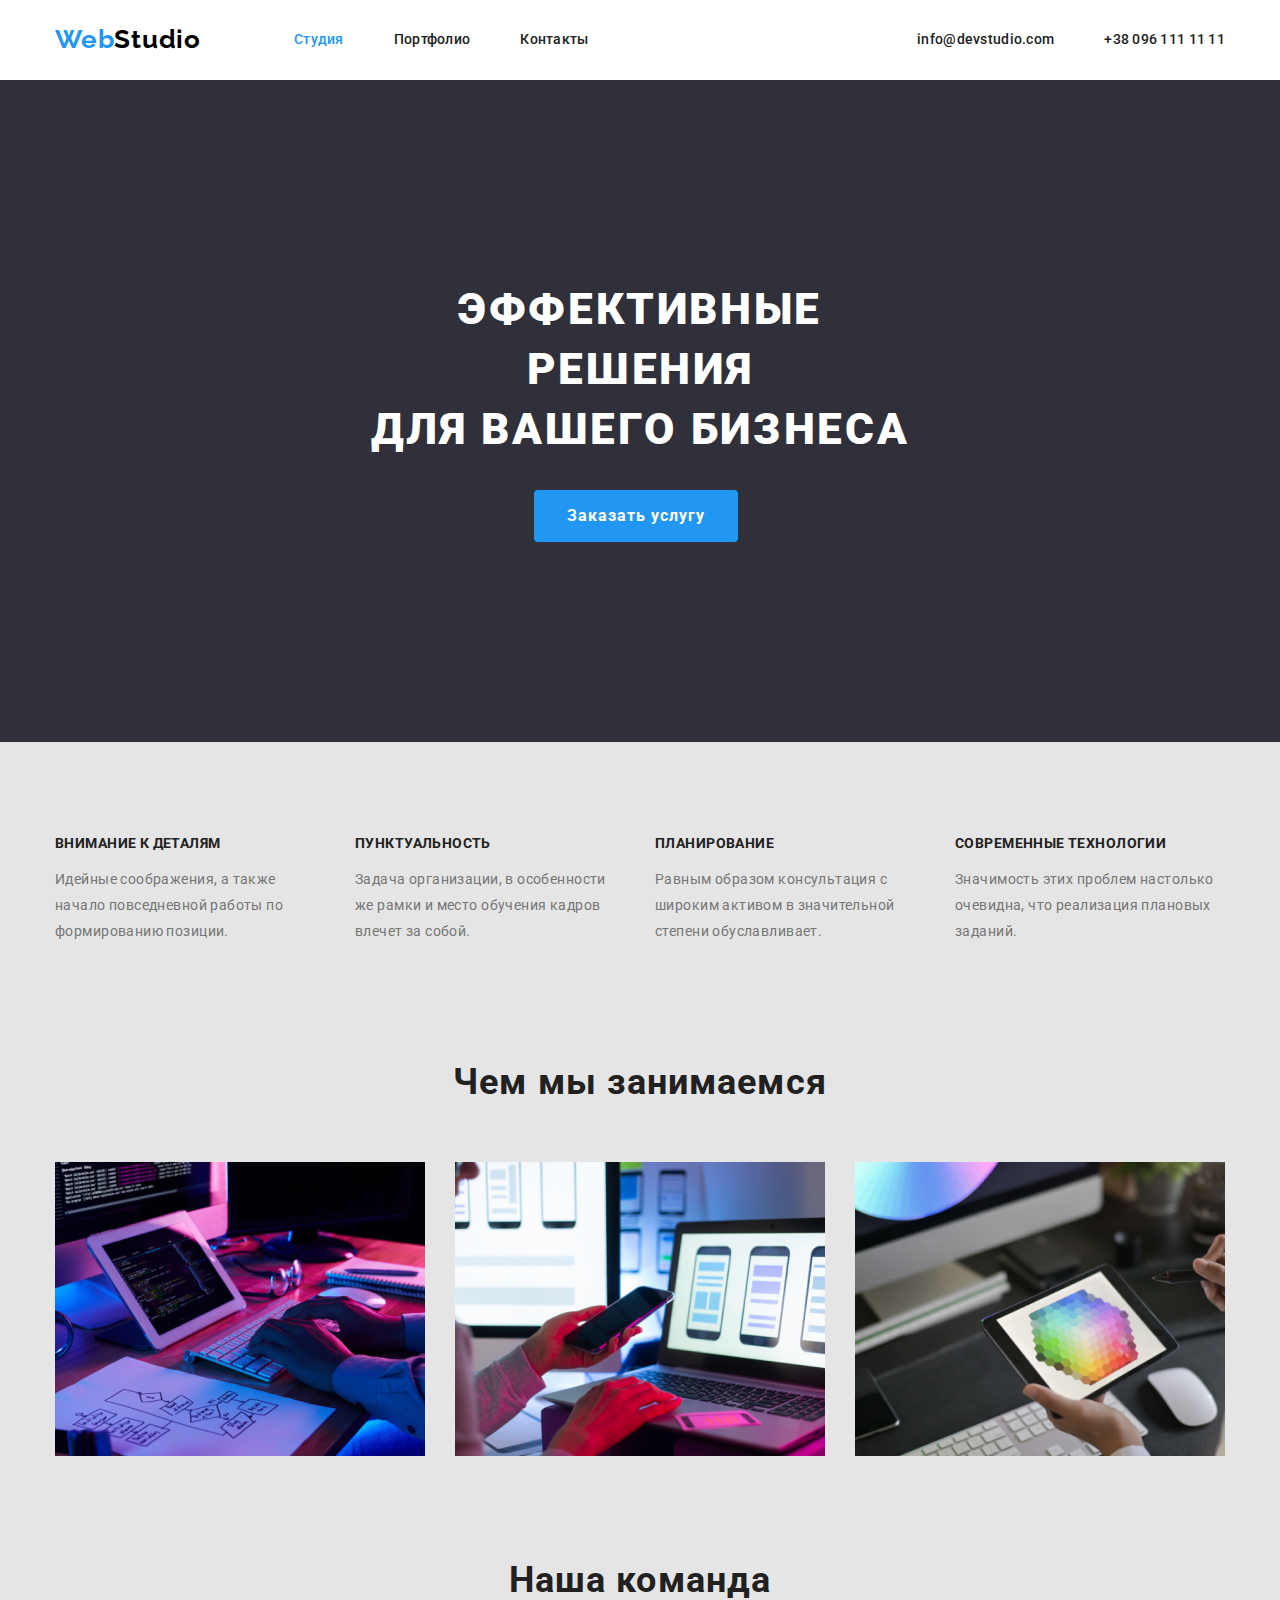
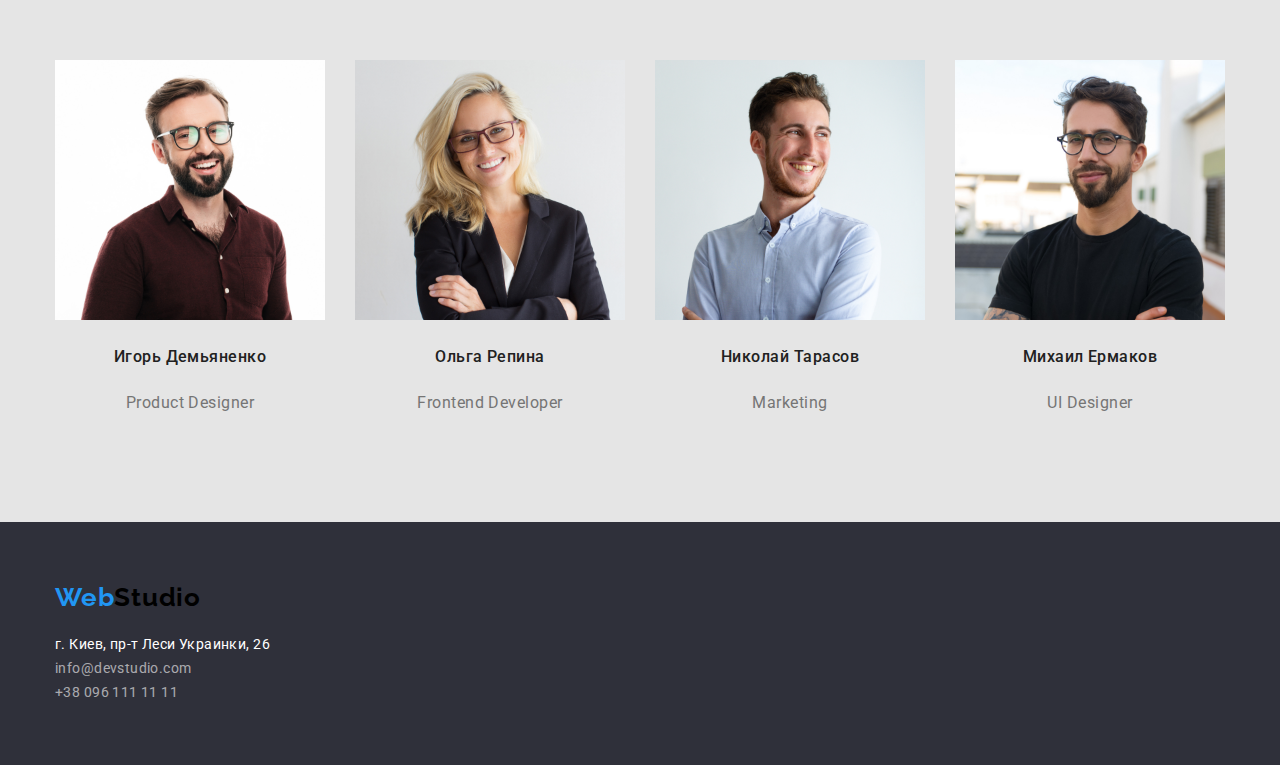
<file: index.html>
<!DOCTYPE html>
<html lang="ru">
<head>
    <meta charset="UTF-8">
    <meta name="viewport" content="width=device-width, initial-scale=1.0">
    <title>Document</title>
    <link href="https://fonts.googleapis.com/css2?family=Raleway:wght@700&family=Roboto:wght@400;500;700;900&display=swap" rel="stylesheet">
    <link rel="stylesheet" href="./css/normalize.css">    
    <link rel="stylesheet" href="./css/styles.css" />    
</head>

<body class="body">
    <!-- Шапка сайта -->
    <header class="page-header">
        <div class="container">
            <nav class="navigation">                
                <a href="WebStudio" class="logo"><span class="accent">Web</span>Studio</a>
               
                <ul class="site-nav list">
                    <li class="site-item"><a href="Студия" class="link current">Студия</a></li>
                    <li class="site-item"><a href="./portfolio.html" class="link">Портфолио</a></li>
                    <li class="site-item"><a href="Контакты" class="link">Контакты</a></li>
                </ul>

                <div class="contacts-item">
                    <ul class="contacts list">
                        <li class="site-item"><a href="mailto:info@devstudio.com" class="link">info@devstudio.com</a></li>
                        <li class="site-item"><a href="tel:+380961111111" class="link">+38 096 111 11 11</a></li>
                    </ul>   
                </div>             
            </nav>
        </div>
    </header>

    <main>
        <!--Герой-->
        <div>
            <section class="hero">
                <h1 class="hero-title">Эффективные решения <br> для вашего бизнеса</h1>
                <button type="button" class="button primary">Заказать услугу</button>
            </section>
        </div>

        <!--Приоритеты в работе-->
        <section class="section">
            <div class="container">
                <ul class="list flexbox">
                    <li class="content-box prioritet">
                        <h3 class="list-title">Внимание к деталям</h3>
                        <p class="list-text">Идейные соображения, а также начало повседневной работы по формированию позиции.</p>
                    </li>
                    <li class="content-box prioritet">
                        <h3 class="list-title">Пунктуальность</h3>
                        <p class="list-text">Задача организации, в особенности же рамки и место обучения кадров влечет за собой.</p>
                    </li>
                    <li class="content-box prioritet">
                        <h3 class="list-title">Планирование</h3>
                        <p class="list-text">Равным образом консультация с широким активом в значительной степени обуславливает.</p>
                    </li>
                    <li class="content-box prioritet">
                        <h3 class="list-title">Современные технологии</h3>
                        <p class="list-text">Значимость этих проблем настолько очевидна, что реализация плановых заданий.</p>
                    </li>            
                </ul>
            </div>
        </section>
    
        <!--Чем мы занимаемся-->
        <section class="section no-padding">
            <div class="container">
                <h2 class="section-title">Чем мы занимаемся</h2>
                <ul class="list flexbox">
                    <li class="img content-box">
                        <img src="./images/box-1.jpg" alt="примеры работ" width="370">
                    </li>
                    <li class="img content-box">
                        <img src="./images/box-2.png" alt="примеры работ" width="370">
                    </li>
                    <li class="img content-box">
                        <img src="./images/box-3.png" alt="примеры работ" width="370">
                    </li> 
                </ul>
            </div>
        </section>
    
        <!--Наша команда-->
        <section class="section staff">
            <div class="container">
                <h2 class="section-title">Наша команда</h2>
                <ul class="list flexbox">
                    <li class="img content-box">
                        <img src="./images/img-1.jpg" alt="участник команды" width="270">
                        <h5 class="staff-title">Игорь Демьяненко</h5>
                        <p lang="en" class="staff-text">Product Designer</p>
                    </li>
                    <li class="img content-box">
                        <img src="./images/img-2.jpg" alt="участник команды" width="270">
                        <h5 class="staff-title">Ольга Репина</h5>
                        <p lang="en" class="staff-text">Frontend Developer</p>
                    </li>
                    <li class="img content-box">
                        <img src="./images/img-3.jpg" alt="участник команды" width="270">
                        <h5 class="staff-title">Николай Тарасов</h5>
                        <p lang="en" class="staff-text">Marketing</p>
                    </li>
                    <li class="img content-box">
                        <img src="./images/img-4.jpg" alt="участник команды" width="270">
                        <h5 class="staff-title">Михаил Ермаков</h5>
                        <p lang="en" class="staff-text">UI Designer</p>
                    </li>
                </ul>
            </div>
        </section>
    </main>

    <!--Футер-->
    <footer class="footer">

        <div class="container">
            <a href="WebStudio" class="logo"><span class="accent">Web</span>Studio</a>

            <address class="address">
                г. Киев, пр-т Леси Украинки, 26 <br>
                <a href="mailto:info@devstudio.com" class="link">info@devstudio.com</a> <br>
                <a href="tel:+380961111111" class="link">+38 096 111 11 11</a> <br>            
            </address>    
        </div>    

    </footer>

</body>
</html>
</file>
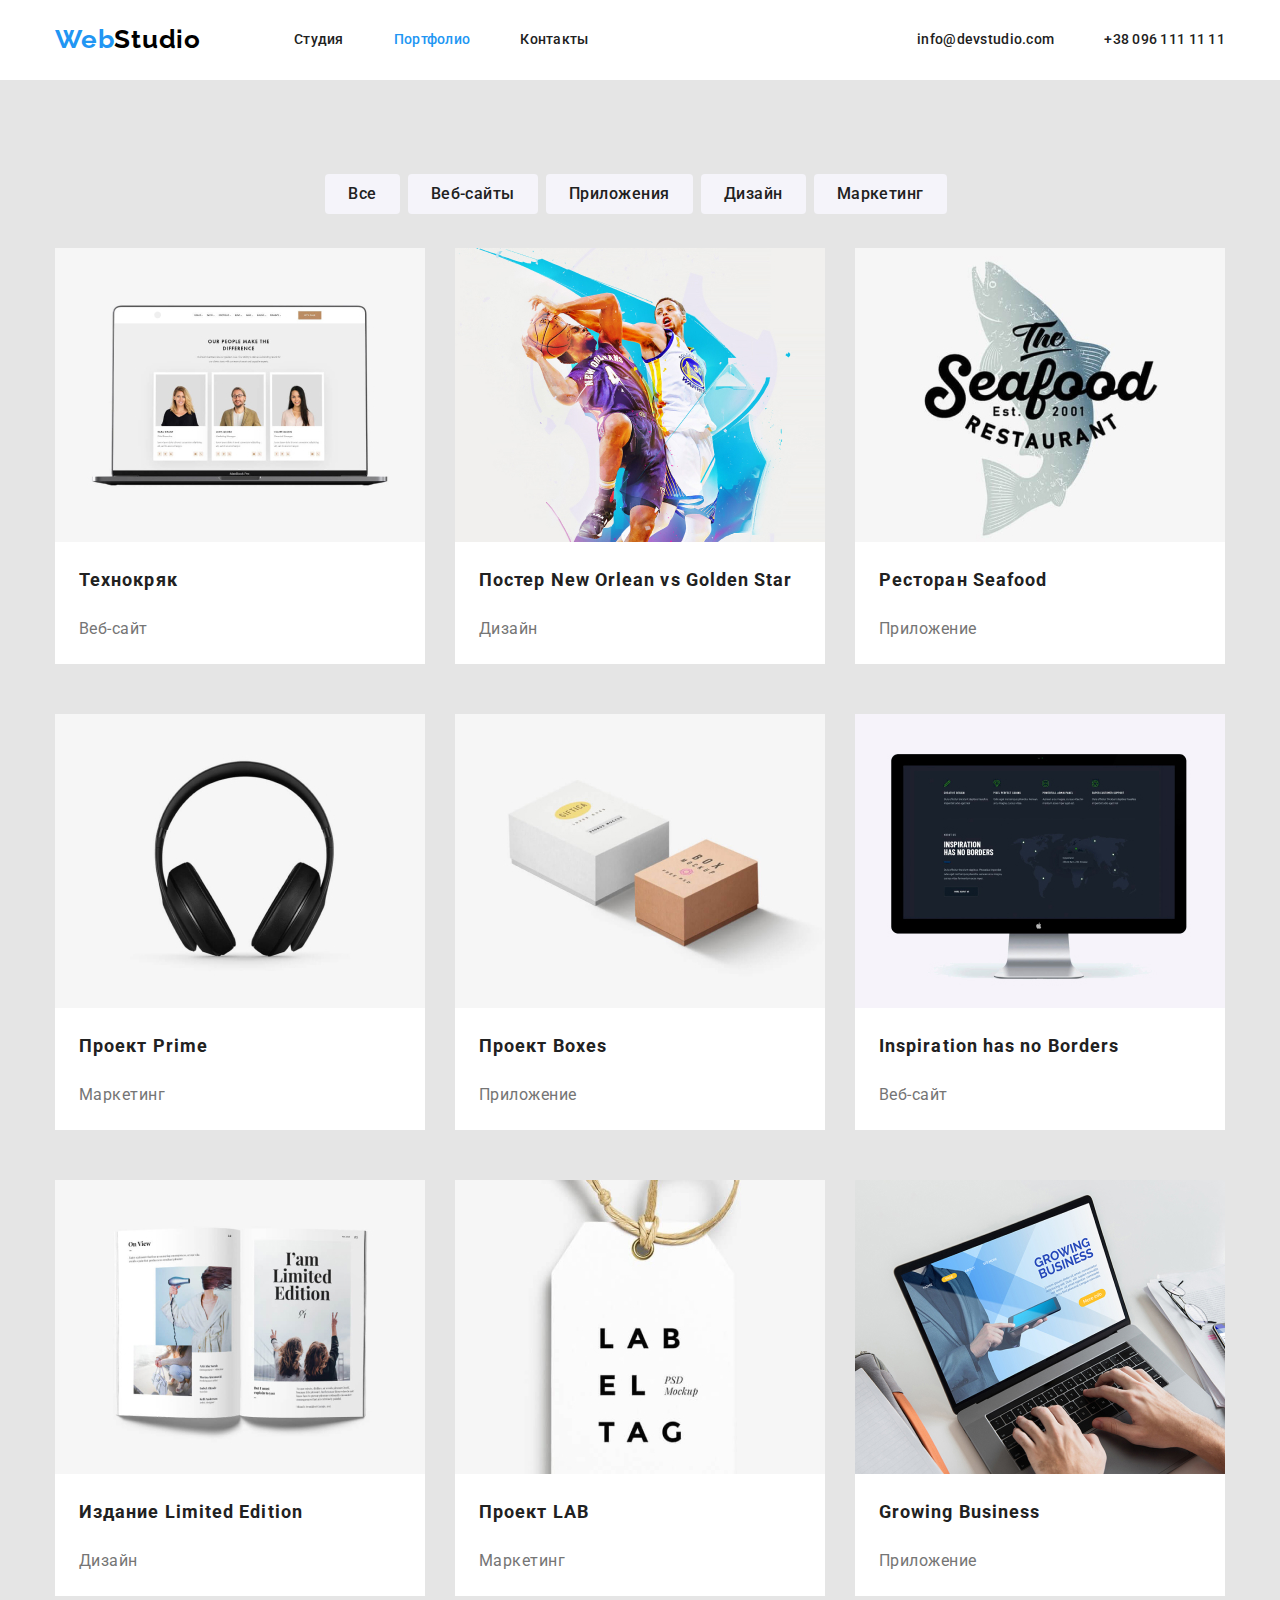
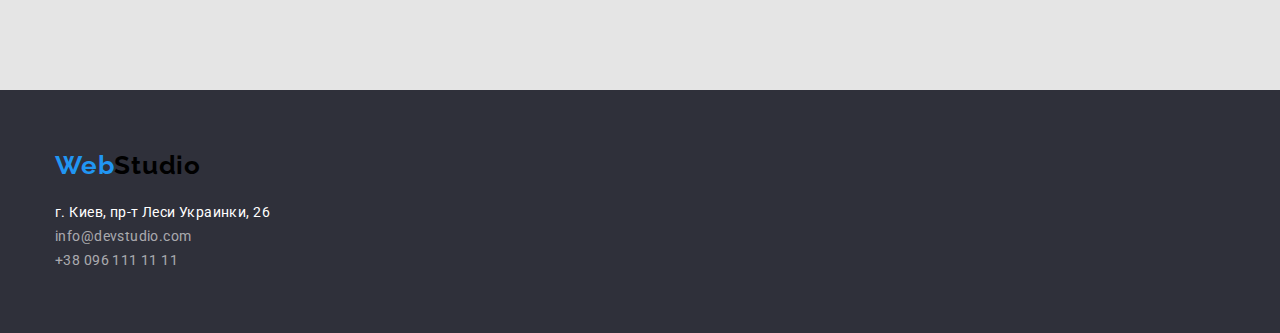
<file: portfolio.html>
<!DOCTYPE html>
<html lang="ru">
<head>
    <meta charset="UTF-8">
    <meta name="viewport" content="width=device-width, initial-scale=1.0">
    <title>Document</title>
    <link href="https://fonts.googleapis.com/css2?family=Raleway:wght@700&family=Roboto:wght@400;500;700;900&display=swap" rel="stylesheet">
    <link rel="stylesheet" href="./css/normalize.css">    
    <link rel="stylesheet" href="./css/styles.css" />    
</head>

<body class="body">
    <!-- Шапка страницы -->
    <header class="page-header">
        <div class="container">
            <nav class="navigation">
                <a href="WebStudio" class="logo"><span class="accent">Web</span>Studio</a>

                <ul class="site-nav list">
                    <li class="site-item"><a href="./index.html" class="link">Студия</a></li>
                    <li class="site-item"><a href="Портфолио" class="link current">Портфолио</a></li>
                    <li class="site-item"><a href="Контакты" class="link">Контакты</a></li>
                </ul>

                <div class="contacts-item">
                    <ul class="contacts list">
                        <li class="site-item"><a href="mailto:info@devstudio.com" class="link">info@devstudio.com</a></li>
                        <li class="site-item"><a href="tel:+380961111111" class="link">+38 096 111 11 11</a></li>
                    </ul>
                </div>
            </nav>
        </div>
    </header>

    <main>           
        <section class="section-btn">
            <div class="container">
                <!-- проекты -->
                <div>
                    <ul class="btn list flexbox">
                        <li><button type="button" class="button primary">Все</button></li>
                        <li><button type="button" class="button primary">Веб-сайты</button></li>
                        <li><button type="button" class="button primary">Приложения</button></li>
                        <li><button type="button" class="button primary">Дизайн</button></li>
                        <li><button type="button" class="button primary">Маркетинг</button></li>
                    </ul>
                </div>
            </div>
        </section>  
        <section class="section section-price">
                <div class="container">
                    <ul class="list list-projects flexbox">
                        <li class="img content-box flex-elemets">
                            <img src="./images/project-1.jpg" alt="проект" width="370">
                            <div class="projects">
                                <h2 class="projects-title">Технокряк</h2>
                                <p class="projects-text">Веб-сайт</p>
                            </div>
                        </li>
                        <li class="img content-box flex-elemets">
                            <img src="./images/project-2.jpg" alt="проект" width="370">
                            <div class="projects">
                                <h2 class="projects-title">Постер New Orlean vs Golden Star</h2>
                                <p class="projects-text">Дизайн</p>
                            </div>
                        </li>
                        <li class="img content-box flex-elemets">
                            <img src="./images/project-3.jpg" alt="проект" width="370">
                            <div class="projects">
                                <h2 class="projects-title">Ресторан Seafood</h2>
                                <p class="projects-text">Приложение</p>
                            </div>
                        </li>
                        <li class="img content-box flex-elemets">
                            <img src="./images/project-4.jpg" alt="проект" width="370">
                            <div class="projects">
                                <h2 class="projects-title">Проект Prime</h2>
                                <p class="projects-text">Маркетинг</p>
                            </div>
                        </li>
                        <li class="img content-box flex-elemets">
                            <img src="./images/project-5.jpg" alt="проект" width="370">
                            <div class="projects">
                                <h2 class="projects-title">Проект Boxes</h2>
                                <p class="projects-text">Приложение</p>
                            </div>
                        </li>
                        <li class="img content-box flex-elemets">
                            <img src="./images/project-6.jpg" alt="проект" width="370">
                            <div class="projects">
                                <h2 class="projects-title">Inspiration has no Borders</h2>
                                <p class="projects-text">Веб-сайт</p>
                            </div>
                        </li>
                        <li class="img content-box flex-elemets">
                            <img src="./images/project-7.jpg" alt="проект" width="370">
                            <div class="projects">
                                <h2 class="projects-title">Издание Limited Edition</h2>
                                <p class="projects-text">Дизайн</p>
                            </div>
                        </li>
                        <li class="img content-box flex-elemets">
                            <img src="./images/project-8.jpg" alt="проект" width="370">
                            <div class="projects">
                                <h2 class="projects-title">Проект LAB</h2>
                                <p class="projects-text">Маркетинг</p>
                            </div>
                        </li>
                        <li class="img content-box flex-elemets">
                            <img src="./images/project-9.jpg" alt="проект" width="370">
                            <div class="projects">
                                <h2 class="projects-title">Growing Business</h2>
                                <p class="projects-text">Приложение</p>
                            </div>
                        </li>
                    </ul>
                </div>
        </section>    
    </main>

    <!--Футер-->
    <footer class="footer">

        <div class="container">
            <a href="WebStudio" class="logo"><span class="accent">Web</span>Studio</a>

            <address class="address">
                г. Киев, пр-т Леси Украинки, 26 <br>
                <a href="mailto:info@devstudio.com" class="link">info@devstudio.com</a> <br>
                <a href="tel:+380961111111" class="link">+38 096 111 11 11</a> <br>            
            </address>   
        </div>  

    </footer>

</body>
</html>
</file>
<file: css/styles.css>
html {
    box-sizing: border-box;
}

*,
*::after,
*::before {
    box-sizing: inherit;
}

:root {
    --primary-text-color: #757575;
    --header-bg-color: #FFFFFF;
    --title-text-color: #212121;
    --accent-text-color: #2196F3;
    --logo-text-color: #000000;
    --hero-text-color: #FFFFFF;
    --primary-bg-color: #E5E5E5;
    --staff-bg-color: #F5F4FA;
    --footer-text-color: #FFFFFF;
    --button-text-color: #212121;
    --address-text-color: rgba(255, 255, 255, 0.6);
    --button-bg-color: #F5F4FA;
    --bgr-hero: #2F303A;
    --bgr-footer: #2F303A;
}

/* header */
.page-header {
    background-color: var(--header-bg-color);
}

/* logo */
.logo {
    margin-right: 93px;
    color: var(--logo-text-color);
    text-decoration: none;

    font-family: Raleway, sans-serif;

    font-weight: bold;
    font-size: 26px;
    line-height: 1.2;
    letter-spacing: 0.03em;    
}

.logo > .accent {
    color: var(--accent-text-color);
}
    
/* body */
.body {
    margin: 0;

    background-color: var(--primary-bg-color);
    color: var(--primary-text-color);  
    
    font-family: Roboto, sans-serif;
    letter-spacing: 0.03em;
}

.container {
    width: 1200px;
    margin-left: auto;
    margin-right: auto;
    padding-right: 15px;
    padding-left: 15px;

    /* outline: 3px solid tomato; */
}

.flexbox {
    display: flex;
}

.page-header {
    padding-top: 24px;
    padding-bottom: 25px;
}

.navigation {
    display: flex;  
    align-items: center; 
    justify-content: flex-end;    
}

.site-nav {
    display: flex;   
}

.site-item:not(:last-child) {
    margin-right: 50px;
    
}

.contacts-item {
    margin-left: auto;
}

.contacts {
    display: flex;    
}

.list {
    list-style: none;
    padding: 0px;
    margin: 0px;
}

/* site-nav */
.site-nav .link {
    color: var(--title-text-color);
    text-decoration: none;

    font-weight: 500;
    font-size: 14px;
    line-height: 1.14;
    letter-spacing: 0.02em; 
}

.site-nav .link:hover, 
.site-nav .link:focus {
    color: var(--accent-text-color);
}

.site-nav .link.current {
    color: var(--accent-text-color);
}

.contacts .link {
    color: var(--title-text-color);
    text-decoration: none;

    font-weight: 500;
    font-size: 14px;
    line-height: 1.14;
    letter-spacing: 0.02em; 
}

.contacts .link:hover,
.contacts .link:focus {
    color: var(--accent-text-color);    
}

/* hero */
.hero-title {
    /* padding: 200px 452px; */
    margin-top: 0px;
    margin-bottom: 30px;
    
    color: var(--hero-text-color);
    /* max-width: 696px; */
  
    font-weight: 900;
    font-size: 44px;
    line-height: 1.36;    
    text-align: center;
    letter-spacing: 0.06em;
    text-transform: uppercase;  
}

.hero {    
    background-color: var(--bgr-hero);
    text-align: center;
    padding: 200px 350px;
    
}

/* section */

.section {
    padding-top: 94px;
    padding-bottom: 94px;
}

.section-btn {
    padding-top: 94px;
    padding-bottom: 0;
}

.section.no-padding {
    padding-top: 0px;
    padding-bottom: 0px;
}

.section-title {
    margin-top: 0px;
    margin-bottom: 50px;
    color: var(--title-text-color);
    
    font-weight: bold;
    font-size: 36px;
    line-height: 1.67;
    text-align: center;
    letter-spacing: 0.03em; 
}

.prioritet {
    max-width: 270px;
    flex-grow: 1;
}

/* .staff {
    background-color: var(--staff-bg-color); */
}

li :last-child {
    margin-right: 0;      
}
/* 
img {
    /* display: inline-block; */
    /* margin-right: 30px;   
} */ */

img:not(last-child) {
    margin-right: 30px;
}

img {
    display: block;
    max-width: 100%;
    height: auto;
}

.content-box:not(:last-child) {
    margin-right: 30px;
}


.list-title {
    margin-top: 0px;
    margin-bottom: 10px;

    color: var(--title-text-color);
    
    font-weight: bold;
    font-size: 14px;
    line-height: 1.14;
    letter-spacing: 0.03em;
    text-transform: uppercase;  
}

.staff-title {
    color: var(--title-text-color);

    text-align: center;

    font-weight: 500;
    font-size: 16px;
    line-height: 1.19;    
    letter-spacing: 0.03em; 
}

.projects-title {
    color: var(--title-text-color);
    
    font-weight: bold;
    font-size: 18px;
    line-height: 2.00;    
    letter-spacing: 0.06em;
}

.list-text {
    color: var(--primary-text-color);
    
    font-size: 14px;
    line-height: 1.87;    
    letter-spacing: 0.03em; 
}

.staff-text {
    color: var(--primary-text-color);
    text-align: center;

    font-size: 16px;
    line-height: 1.19;
    letter-spacing: 0.03em; 

}

.section-price {
    padding-top: 34px;
}

.list-projects {
    display: flex;
    flex-wrap: wrap;
    /* background-color: teal;     */
}

.projects {
    margin: 20px 24px;
}

.flex-elemets {
    margin-bottom: 50px;
}

.flex-elemets:nth-last-child(-n+3) {
    margin-bottom: 0;
}

.section .flex-elemets {
    background-color: #fff;
}

/* .flex-elemets {
    flex-basis: calc((100% - 2 * 30px) / 3);
} */

.flex-elemets:nth-child(3n) {
    margin-right: 0px;
}

.projects-text {
    color: var(--primary-text-color);

    font-family: Roboto;    
    font-size: 16px;
    line-height: 1.87;    
    letter-spacing: 0.03em; 
}

.btn {
    justify-content: center;
    margin-bottom: 50px;
    margin-bottom: 0;
}

.button.primary {
    margin-right: 8px;
    /* width: calc(100% - 8px * 4) / 5; */

    border-radius: 4px;
    padding: 10px 32px;
    border: 1px solid transparent;
    
    background-color: var(--accent-text-color);
    color: #FFFFFF;

    font-family: inherit;    
    font-weight: bold;
    font-size: 16px;
    line-height: 1.87;    
    align-items: center;
    text-align: center;
    letter-spacing: 0.06em; 
}

/* .button.primary:last-child {
    margin-right: 0px;
} */


.btn .button.primary {
    padding: 6px 22px;
       

    background-color: var(--button-bg-color);
    color: var(--button-text-color);

    font-family: inherit;      
    font-weight: 500;
    font-size: 16px;
    line-height: 1.62;    
    letter-spacing: 0.03em; 
}

.btn .button.primary:hover,
.btn .button.primary:focus {
    background-color: var(--accent-text-color);
    color: #FFFFFF;    
     
}

/* footer */
.footer {
    background-color: var(--bgr-footer);
    padding-top: 60px;
    padding-bottom: 60px;
}

.address {
    margin-top: 20px;
    
    color: var(--footer-text-color); 
    font-style: normal;   

    font-size: 14px;
    line-height: 1.71;
    letter-spacing: 0.03em;
}

.address .link {
    color: var(--address-text-color);
    text-decoration: none;
}
</file>
